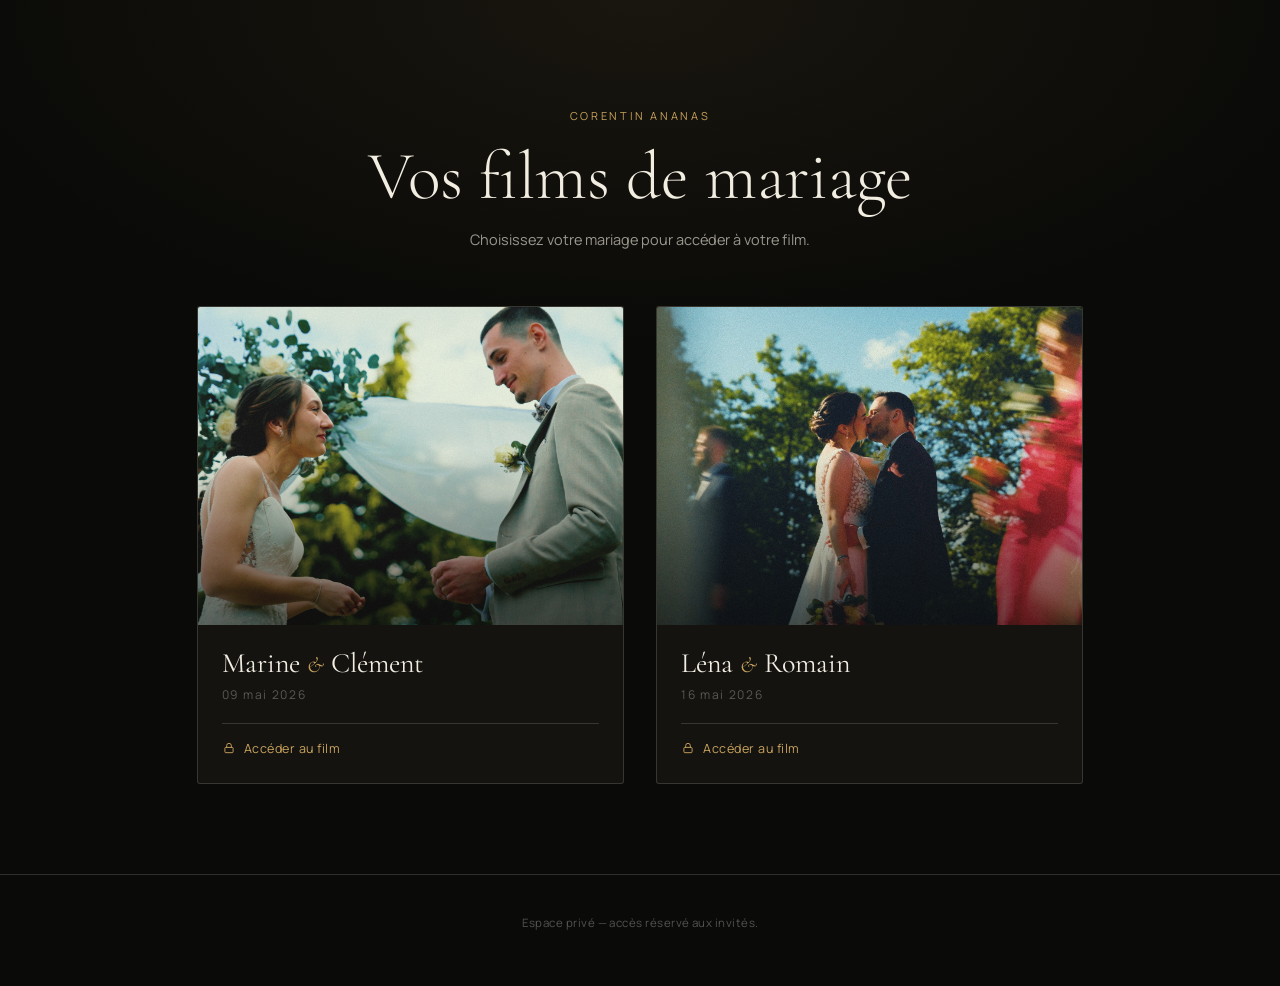
<file: index.html>
<!DOCTYPE html>
<html lang="fr">
<head>
<meta charset="UTF-8">
<meta name="viewport" content="width=device-width, initial-scale=1.0">
<meta name="robots" content="noindex, nofollow">
<title>Corentin Ananas — Films de mariage</title>
<meta name="description" content="Espace privé des films de mariage.">

<link rel="preconnect" href="https://fonts.googleapis.com">
<link rel="preconnect" href="https://fonts.gstatic.com" crossorigin>
<link href="https://fonts.googleapis.com/css2?family=Cormorant+Garamond:ital,wght@0,300;0,400;0,600;1,400&family=Manrope:wght@400;500;600&display=swap" rel="stylesheet">

<link rel="stylesheet" href="css/style.css?v=20261110d">
</head>
<body class="portal-page">

<header class="portal__header">
  <p class="portal__brand">Corentin Ananas</p>
  <h1 class="portal__title">Vos films de mariage</h1>
  <p class="portal__subtitle">Choisissez votre mariage pour accéder à votre film.</p>
</header>

<main class="portal">
  <ul class="portal__grid" id="weddingGrid">
    <!-- Cards générées par js/portal.js à partir de js/weddings.js -->
  </ul>
</main>

<footer class="site-footer">
  <p class="site-footer__line">Espace privé — accès réservé aux invités.</p>
</footer>

<!-- ===================================================================
     MOT DE PASSE — s'ouvre au clic sur une card
==================================================================== -->
<div class="gate gate--modal is-hidden" id="gate" role="dialog" aria-modal="true" aria-labelledby="gateNames">
  <div class="gate__backdrop" id="gateBackdrop" aria-hidden="true"></div>
  <div class="gate__panel">
    <button type="button" class="gate__close" id="gateClose" aria-label="Fermer">
      <svg viewBox="0 0 24 24" width="18" height="18" fill="none" stroke="currentColor" stroke-width="1.6">
        <path d="M6 6l12 12M18 6L6 18" stroke-linecap="round"/>
      </svg>
    </button>
    <p class="gate__names" id="gateNames"></p>
    <time class="gate__date" id="gateDate"></time>
    <div class="gate__divider" aria-hidden="true"></div>
    <p class="gate__intro">Cet espace est réservé aux invités du mariage.</p>

    <form class="gate__form" id="gateForm" autocomplete="off">
      <label class="gate__label" for="gatePassword">Mot de passe</label>
      <div class="gate__field">
        <input
          type="password"
          id="gatePassword"
          name="password"
          class="gate__input"
          placeholder="••••••••"
          autocomplete="off"
          required
        >
        <button type="submit" class="gate__submit" id="gateSubmit" aria-label="Accéder au film">
          <svg viewBox="0 0 24 24" width="18" height="18" fill="none" stroke="currentColor" stroke-width="1.6">
            <path d="M5 12h14M13 6l6 6-6 6" stroke-linecap="round" stroke-linejoin="round"/>
          </svg>
        </button>
      </div>
      <p class="gate__error" id="gateError" role="alert">Mot de passe incorrect. Merci de réessayer.</p>
      <p class="gate__hint">Le mot de passe vous a été communiqué avec l'invitation.</p>
    </form>
  </div>
</div>

<script src="js/weddings.js?v=20261110d"></script>
<script src="js/vault.js?v=20261110d"></script>
<script src="js/crypto.js?v=20261110d"></script>
<script src="js/portal.js?v=20261110d"></script>
</body>
</html>
</file>
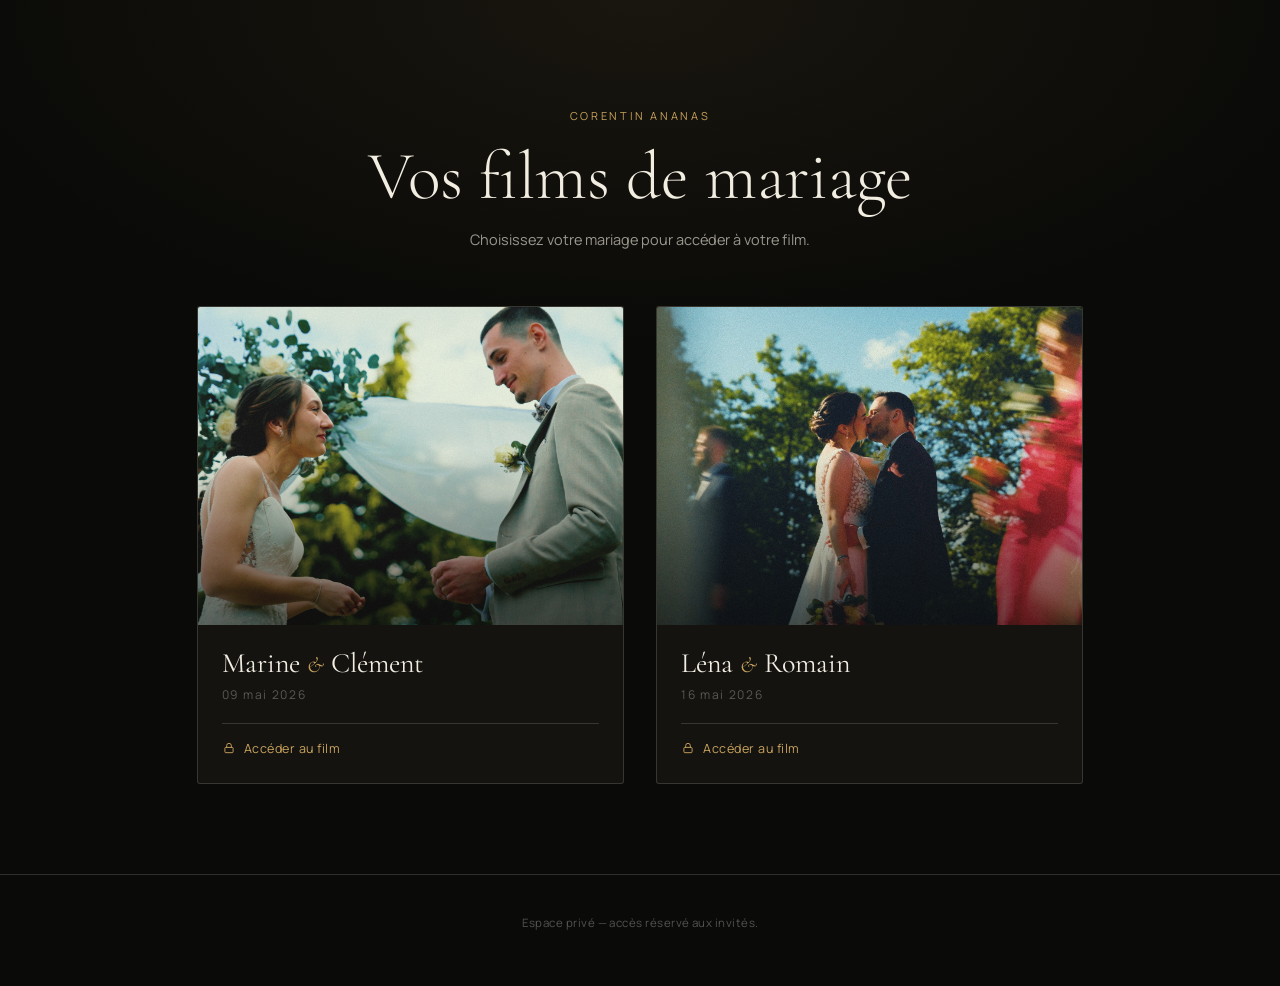
<file: galerie.html>
<!DOCTYPE html>
<html lang="fr">
<head>
<meta charset="UTF-8">
<meta name="viewport" content="width=device-width, initial-scale=1.0">
<meta name="robots" content="noindex, nofollow">
<title>Les photos du mariage</title>

<link rel="preconnect" href="https://fonts.googleapis.com">
<link rel="preconnect" href="https://fonts.gstatic.com" crossorigin>
<link href="https://fonts.googleapis.com/css2?family=Cormorant+Garamond:ital,wght@0,300;0,400;0,600;1,400&family=Manrope:wght@400;500;600&display=swap" rel="stylesheet">

<link rel="stylesheet" href="css/style.css?v=20261110d">
</head>
<body>

<!-- Page commune à tous les mariages (galerie.html?m=<slug>).
     La liste des photos vient du contenu déchiffré sur l'accueil. -->

<main class="site" id="site" aria-hidden="true">

  <a href="index.html" class="site-back" aria-label="Retour aux mariages">
    <svg viewBox="0 0 24 24" width="16" height="16" fill="none" stroke="currentColor" stroke-width="1.6" aria-hidden="true">
      <path d="M19 12H5M11 6l-6 6 6 6" stroke-linecap="round" stroke-linejoin="round"/>
    </svg>
    <span class="site-back__text">Tous les mariages</span>
  </a>

  <nav class="site-nav">
    <a href="#" class="site-nav__link" data-nav="film">Le film</a>
    <a href="#" class="site-nav__link is-active" data-nav="photos">Photos</a>
  </nav>

  <header class="gallery-header">
    <div class="gallery-header__media">
      <img src="" alt="" class="gallery-header__image" id="headerImage" hidden>
      <div class="gallery-header__overlay" aria-hidden="true"></div>
    </div>
    <div class="gallery-header__content">
      <h1 class="gallery-header__title">Les photos</h1>
      <time class="gallery-header__date" id="headerDate"></time>
    </div>
  </header>

  <section class="gallery">
    <div class="gallery__intro">
      <p class="gallery__subheading">Quelques images de la journée, à consulter ou télécharger.</p>
    </div>

    <div class="gallery__grid" id="galleryGrid">
      <!-- Vignettes injectées par js/galerie.js -->
    </div>
  </section>

  <footer class="site-footer">
    <p class="site-footer__names" id="footerNames"></p>
    <p class="site-footer__line" id="footerLine"></p>
  </footer>

</main>

<!-- LIGHTBOX (visionneuse plein écran) -->
<div class="lightbox" id="lightbox" aria-hidden="true">
  <button class="lightbox__close" id="lightboxClose" aria-label="Fermer">
    <svg viewBox="0 0 24 24" width="22" height="22" fill="none" stroke="currentColor" stroke-width="1.5">
      <path d="M6 6l12 12M18 6L6 18" stroke-linecap="round"/>
    </svg>
  </button>

  <button class="lightbox__nav lightbox__prev" id="lightboxPrev" aria-label="Photo précédente">
    <svg viewBox="0 0 24 24" width="26" height="26" fill="none" stroke="currentColor" stroke-width="1.4">
      <path d="M15 5l-7 7 7 7" stroke-linecap="round" stroke-linejoin="round"/>
    </svg>
  </button>

  <figure class="lightbox__figure">
    <img src="" alt="" class="lightbox__image" id="lightboxImage">
    <figcaption class="lightbox__counter" id="lightboxCounter"></figcaption>
  </figure>

  <button class="lightbox__nav lightbox__next" id="lightboxNext" aria-label="Photo suivante">
    <svg viewBox="0 0 24 24" width="26" height="26" fill="none" stroke="currentColor" stroke-width="1.4">
      <path d="M9 5l7 7-7 7" stroke-linecap="round" stroke-linejoin="round"/>
    </svg>
  </button>
</div>

<script src="js/weddings.js?v=20261110d"></script>
<script src="js/vault.js?v=20261110d"></script>
<script src="js/crypto.js?v=20261110d"></script>
<script src="js/galerie.js?v=20261110d"></script>
</body>
</html>
</file>
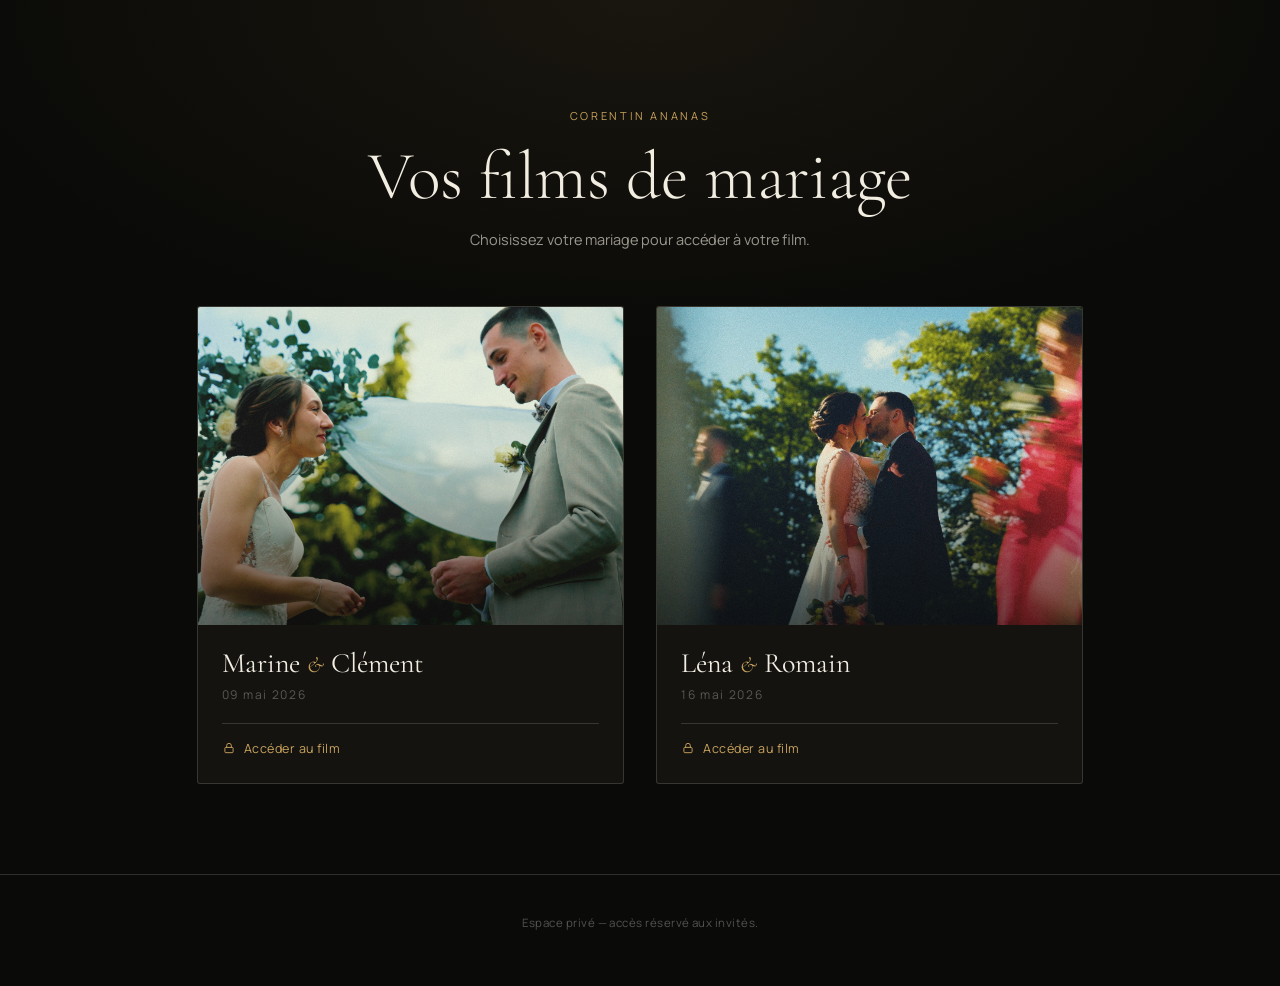
<file: mariage.html>
<!DOCTYPE html>
<html lang="fr">
<head>
<meta charset="UTF-8">
<meta name="viewport" content="width=device-width, initial-scale=1.0">
<meta name="robots" content="noindex, nofollow">
<title>Le film du mariage</title>

<link rel="preconnect" href="https://fonts.googleapis.com">
<link rel="preconnect" href="https://fonts.gstatic.com" crossorigin>
<link href="https://fonts.googleapis.com/css2?family=Cormorant+Garamond:ital,wght@0,300;0,400;0,600;1,400&family=Manrope:wght@400;500;600&display=swap" rel="stylesheet">

<link rel="stylesheet" href="css/style.css?v=20261110d">
</head>
<body>

<!-- Page commune à tous les mariages : le contenu est rempli par
     js/mariage.js selon ?m=<slug>. Sans déverrouillage préalable
     (mot de passe saisi sur l'accueil), le visiteur est renvoyé
     vers l'accueil. -->

<main class="site" id="site" aria-hidden="true">

  <a href="index.html" class="site-back" aria-label="Retour aux mariages">
    <svg viewBox="0 0 24 24" width="16" height="16" fill="none" stroke="currentColor" stroke-width="1.6" aria-hidden="true">
      <path d="M19 12H5M11 6l-6 6 6 6" stroke-linecap="round" stroke-linejoin="round"/>
    </svg>
    <span class="site-back__text">Tous les mariages</span>
  </a>

  <nav class="site-nav">
    <a href="#" class="site-nav__link is-active" data-nav="film">Le film</a>
    <a href="#" class="site-nav__link" data-nav="photos">Photos</a>
  </nav>

  <!-- HERO -->
  <section class="hero" id="hero">
    <div class="hero__media" id="heroMedia">
      <img src="" alt="" class="hero__image" id="heroImage" hidden>
      <div class="hero__overlay" aria-hidden="true"></div>
    </div>

    <div class="hero__content">
      <h1 class="hero__title">
        <span class="hero__title-line" id="heroName1"></span>
        <span class="hero__title-amp">&amp;</span>
        <span class="hero__title-line" id="heroName2"></span>
      </h1>
      <time class="hero__date" id="heroDate"></time>
    </div>

    <button class="hero__scroll" id="scrollCue" aria-label="Découvrir le film">
      <span class="hero__scroll-line" aria-hidden="true"></span>
      <span class="hero__scroll-text">Le film</span>
    </button>
  </section>

  <!-- FILM -->
  <section class="film" id="film">
    <div class="film__intro">
      <h2 class="film__heading">Voici le film de notre mariage.</h2>
      <p class="film__subheading">Merci d'avoir partagé cette journée avec nous.</p>
    </div>

    <div class="film__layout">

      <!-- Lecteur vidéo HTML5 personnalisé -->
      <div class="player" id="player" data-state="paused">
        <div class="player__frame">
          <video
            id="video"
            class="player__video"
            preload="metadata"
            playsinline
          >
            Votre navigateur ne prend pas en charge la lecture vidéo.
          </video>

          <div class="player__empty" id="playerEmpty">
            <p>Le film sera ajouté ici.</p>
            <p class="player__empty-sub">Aperçu de l'interface de lecture</p>
          </div>

          <button class="player__giant-play" id="giantPlay" aria-label="Lire le film">
            <svg viewBox="0 0 64 64" width="64" height="64" fill="none">
              <circle cx="32" cy="32" r="31" stroke="currentColor" stroke-width="1"/>
              <path d="M26 20L45 32L26 44V20Z" fill="currentColor"/>
            </svg>
          </button>

          <div class="player__controls">
            <button class="player__btn player__play" id="playBtn" aria-label="Lecture / Pause">
              <svg class="icon-play" viewBox="0 0 24 24" width="18" height="18" fill="currentColor"><path d="M7 5.5v13l11-6.5-11-6.5z"/></svg>
              <svg class="icon-pause" viewBox="0 0 24 24" width="18" height="18" fill="currentColor" hidden><path d="M6 5h4v14H6zM14 5h4v14h-4z"/></svg>
            </button>

            <span class="player__time" id="timeCurrent">0:00</span>

            <div class="player__progress" id="progress" role="slider" aria-label="Progression de la lecture" aria-valuemin="0" aria-valuemax="100" aria-valuenow="0" tabindex="0">
              <div class="player__progress-track">
                <div class="player__progress-fill" id="progressFill"></div>
                <div class="player__progress-handle" id="progressHandle"></div>
              </div>
            </div>

            <span class="player__time" id="timeDuration">0:00</span>

            <div class="player__volume">
              <button class="player__btn player__mute" id="muteBtn" aria-label="Couper le son">
                <svg class="icon-vol-on" viewBox="0 0 24 24" width="18" height="18" fill="currentColor"><path d="M4 9v6h4l5 5V4L8 9H4z"/><path d="M16.5 12a4.5 4.5 0 0 0-2.5-4v8a4.5 4.5 0 0 0 2.5-4z"/></svg>
                <svg class="icon-vol-off" viewBox="0 0 24 24" width="18" height="18" fill="currentColor" hidden><path d="M4 9v6h4l5 5V4L8 9H4z"/><path d="M19 8l-5 5m0-5l5 5" stroke="currentColor" stroke-width="1.8" fill="none" stroke-linecap="round"/></svg>
              </button>
              <input type="range" class="player__volume-slider" id="volumeSlider" min="0" max="100" value="100" aria-label="Volume">
            </div>

            <button class="player__btn player__fullscreen" id="fullscreenBtn" aria-label="Plein écran">
              <svg viewBox="0 0 24 24" width="18" height="18" fill="none" stroke="currentColor" stroke-width="1.6">
                <path d="M8 4H4v4M16 4h4v4M8 20H4v-4M16 20h4v-4" stroke-linecap="round" stroke-linejoin="round"/>
              </svg>
            </button>
          </div>
        </div>
      </div>

      <!-- Téléchargement -->
      <aside class="download">
        <p class="download__label">Conserver le film</p>
        <a href="#" class="download__button" id="downloadBtn">
          <svg viewBox="0 0 24 24" width="16" height="16" fill="none" stroke="currentColor" stroke-width="1.6">
            <path d="M12 3v13m0 0l-5-5m5 5l5-5M4 20h16" stroke-linecap="round" stroke-linejoin="round"/>
          </svg>
          Télécharger le film
        </a>
        <p class="download__quality">Film en qualité originale</p>
        <p class="download__note" id="downloadNote">Le lien de téléchargement sera activé prochainement.</p>
      </aside>

    </div>
  </section>

  <!-- FOOTER -->
  <footer class="site-footer">
    <p class="site-footer__names" id="footerNames"></p>
    <p class="site-footer__line" id="footerLine"></p>
  </footer>

</main>

<script src="js/weddings.js?v=20261110d"></script>
<script src="js/vault.js?v=20261110d"></script>
<script src="js/crypto.js?v=20261110d"></script>
<script src="js/mariage.js?v=20261110d"></script>
</body>
</html>
</file>
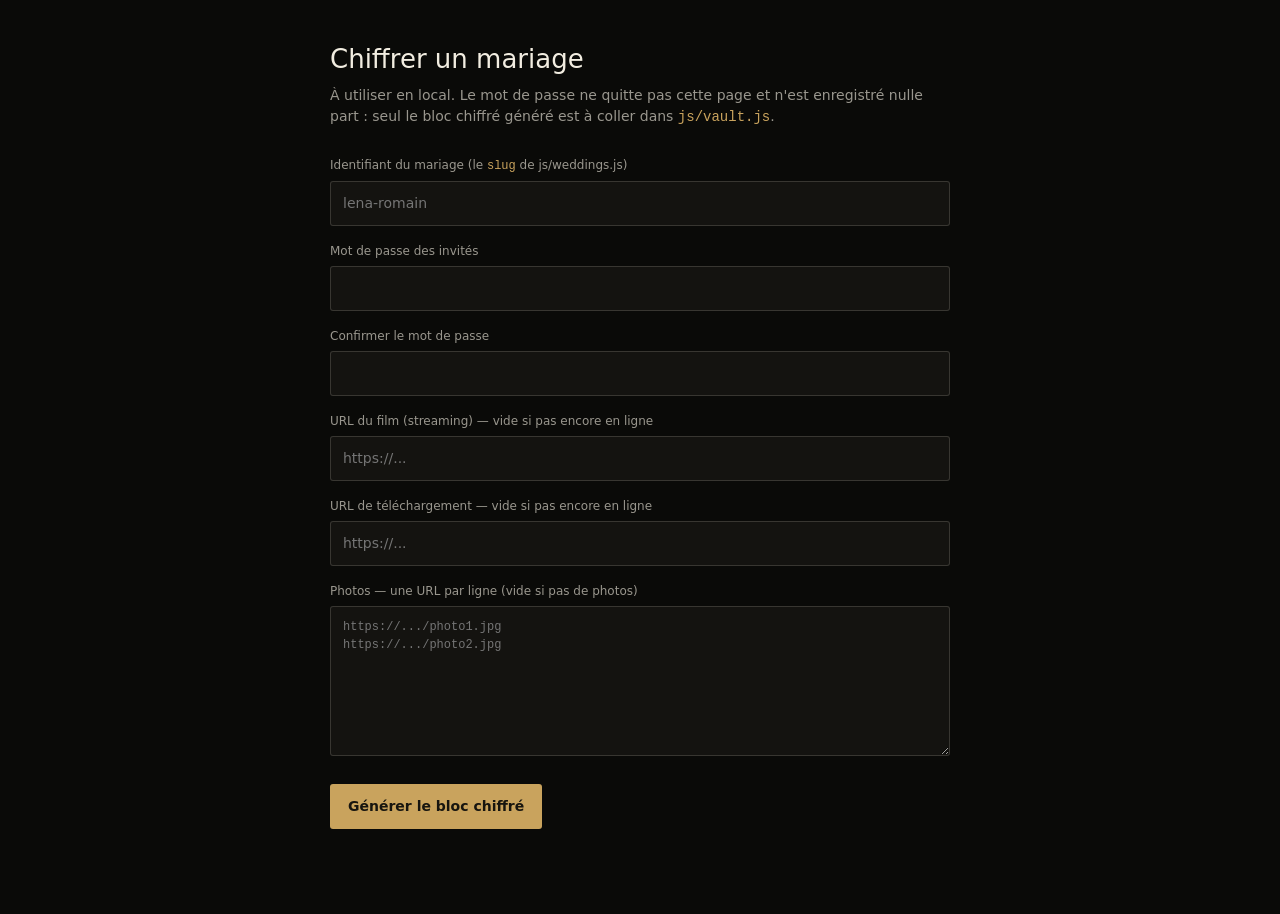
<file: tools/chiffrer.html>
<!DOCTYPE html>
<html lang="fr">
<head>
<meta charset="UTF-8">
<meta name="viewport" content="width=device-width, initial-scale=1.0">
<meta name="robots" content="noindex, nofollow">
<title>Outil — Chiffrer un mariage</title>
<style>
  :root { --bg:#0a0a08; --surface:#141310; --ivory:#f2ede1; --dim:rgba(242,237,225,.62); --line:rgba(242,237,225,.16); --gold:#c9a35d; }
  * { box-sizing: border-box; }
  body { margin:0; background:var(--bg); color:var(--ivory); font:14px/1.5 "Segoe UI", system-ui, sans-serif; padding:40px 16px; }
  main { max-width:620px; margin:0 auto; }
  h1 { font-weight:400; font-size:26px; margin:0 0 6px; }
  p.lead { color:var(--dim); margin:0 0 28px; }
  label { display:block; font-size:12px; color:var(--dim); margin:16px 0 6px; }
  input, textarea { width:100%; padding:11px 12px; background:var(--surface); color:var(--ivory); border:1px solid var(--line); border-radius:3px; font:inherit; }
  textarea { font-family:ui-monospace, Consolas, monospace; font-size:12px; min-height:150px; }
  button { margin-top:22px; padding:12px 18px; background:var(--gold); color:#17150f; border:none; border-radius:3px; font:inherit; font-weight:600; cursor:pointer; }
  button:disabled { opacity:.5; cursor:progress; }
  .err { color:#e0907f; margin-top:12px; min-height:1.5em; }
  .out { margin-top:28px; display:none; }
  .out.is-visible { display:block; }
  code { color:var(--gold); }
</style>
</head>
<body>
<main>
  <h1>Chiffrer un mariage</h1>
  <p class="lead">
    À utiliser en local. Le mot de passe ne quitte pas cette page et n'est enregistré nulle part :
    seul le bloc chiffré généré est à coller dans <code>js/vault.js</code>.
  </p>

  <form id="f" autocomplete="off">
    <label for="slug">Identifiant du mariage (le <code>slug</code> de js/weddings.js)</label>
    <input id="slug" required placeholder="lena-romain" pattern="[a-z0-9-]+">

    <label for="pw">Mot de passe des invités</label>
    <input id="pw" type="password" required minlength="8">

    <label for="pw2">Confirmer le mot de passe</label>
    <input id="pw2" type="password" required>

    <label for="video">URL du film (streaming) — vide si pas encore en ligne</label>
    <input id="video" placeholder="https://...">

    <label for="dl">URL de téléchargement — vide si pas encore en ligne</label>
    <input id="dl" placeholder="https://...">

    <label for="photos">Photos — une URL par ligne (vide si pas de photos)</label>
    <textarea id="photos" placeholder="https://.../photo1.jpg&#10;https://.../photo2.jpg"></textarea>

    <button type="submit" id="go">Générer le bloc chiffré</button>
    <p class="err" id="err"></p>
  </form>

  <div class="out" id="out">
    <label for="result">À coller dans js/vault.js (remplace l'ancien bloc du même mariage) :</label>
    <textarea id="result" readonly></textarea>
  </div>
</main>

<script src="../js/crypto.js"></script>
<script>
  const $ = (id) => document.getElementById(id);

  $("f").addEventListener("submit", async (e) => {
    e.preventDefault();
    $("err").textContent = "";
    if ($("pw").value !== $("pw2").value) {
      $("err").textContent = "Les deux mots de passe ne correspondent pas.";
      return;
    }
    $("go").disabled = true;
    try {
      const block = await WeddingCrypto.encrypt(
        {
          videoUrl: $("video").value.trim(),
          downloadUrl: $("dl").value.trim(),
          photos: $("photos").value.split(/\r?\n/).map((l) => l.trim()).filter(Boolean)
        },
        $("pw").value.trim()
      );
      $("result").value = '  "' + $("slug").value.trim() + '": ' + JSON.stringify(block) + ",";
      $("out").classList.add("is-visible");
      $("result").select();
    } catch (err) {
      $("err").textContent = "Erreur : " + err.message;
    } finally {
      $("go").disabled = false;
      $("pw").value = $("pw2").value = "";
    }
  });
</script>
</body>
</html>
</file>
<file: css/style.css>
/* ============================================================
   Marine & Clément — Le film du mariage
   Feuille de style principale
============================================================ */

:root {
  /* Couleurs */
  --bg: #0a0a08;
  --surface: #141310;
  --surface-2: #1c1a15;
  --ivory: #f2ede1;
  --ivory-dim: rgba(242, 237, 225, 0.62);
  --ivory-faint: rgba(242, 237, 225, 0.32);
  --gold: #c9a35d;
  --gold-dim: rgba(201, 163, 93, 0.55);
  --sage: #7c8a6e;
  --line: rgba(242, 237, 225, 0.16);
  --shadow: rgba(0, 0, 0, 0.45);

  /* Typographie */
  --font-display: "Cormorant Garamond", "Iowan Old Style", "Palatino Linotype", serif;
  --font-sans: "Manrope", "Segoe UI", sans-serif;

  /* Rythme */
  --gutter: clamp(24px, 6vw, 96px);
  --radius: 3px;
}

* {
  box-sizing: border-box;
}

html {
  scroll-behavior: smooth;
}

@media (prefers-reduced-motion: reduce) {
  html {
    scroll-behavior: auto;
  }
  * {
    animation-duration: 0.001ms !important;
    animation-iteration-count: 1 !important;
    transition-duration: 0.001ms !important;
  }
}

body {
  margin: 0;
  background: var(--bg);
  color: var(--ivory);
  font-family: var(--font-sans);
  -webkit-font-smoothing: antialiased;
  overflow-x: hidden;
}

img {
  max-width: 100%;
  display: block;
}

button {
  font-family: inherit;
  cursor: pointer;
}

a {
  color: inherit;
}

:focus-visible {
  outline: 1.5px solid var(--gold);
  outline-offset: 3px;
}

/* ============================================================
   PORTE D'ENTRÉE (mot de passe)
============================================================ */

.gate {
  position: fixed;
  inset: 0;
  z-index: 100;
  display: flex;
  align-items: center;
  justify-content: center;
  padding: 24px;
  transition: opacity 0.7s ease, visibility 0.7s ease;
}

.gate.is-hidden {
  opacity: 0;
  visibility: hidden;
  pointer-events: none;
}

.gate__backdrop {
  position: absolute;
  inset: 0;
  background:
    linear-gradient(180deg, rgba(8, 8, 6, 0.94) 0%, rgba(8, 8, 6, 0.88) 100%),
    url("../assets/images/maries.jpg") center 30% / cover no-repeat;
}

.gate__panel {
  position: relative;
  width: 100%;
  max-width: 380px;
  text-align: center;
  padding: 48px 36px 40px;
  background: rgba(20, 19, 16, 0.55);
  border: 1px solid var(--line);
  border-radius: var(--radius);
  backdrop-filter: blur(6px);
}

.gate__names {
  margin: 0;
  font-family: var(--font-display);
  font-weight: 400;
  font-size: clamp(28px, 6vw, 34px);
  letter-spacing: 0.01em;
}

.gate__date {
  display: block;
  margin-top: 6px;
  font-size: 12px;
  letter-spacing: 0.14em;
  color: var(--gold);
}

.gate__divider {
  width: 32px;
  height: 1px;
  background: var(--line);
  margin: 22px auto;
}

.gate__intro {
  margin: 0 0 26px;
  font-size: 14px;
  line-height: 1.6;
  color: var(--ivory-dim);
}

.gate__form {
  text-align: left;
}

.gate__label {
  display: block;
  font-size: 11px;
  letter-spacing: 0.08em;
  color: var(--ivory-faint);
  margin-bottom: 8px;
}

.gate__field {
  display: flex;
  border: 1px solid var(--line);
  border-radius: var(--radius);
  overflow: hidden;
  background: rgba(0, 0, 0, 0.2);
  transition: border-color 0.25s ease;
}

.gate__field:focus-within {
  border-color: var(--gold-dim);
}

.gate__input {
  flex: 1;
  min-width: 0;
  background: transparent;
  border: none;
  color: var(--ivory);
  font-family: var(--font-sans);
  font-size: 15px;
  letter-spacing: 0.08em;
  padding: 13px 14px;
}

.gate__input:focus {
  outline: none;
}

.gate__input::placeholder {
  color: var(--ivory-faint);
}

.gate__submit {
  display: flex;
  align-items: center;
  justify-content: center;
  width: 46px;
  background: transparent;
  border: none;
  border-left: 1px solid var(--line);
  color: var(--ivory);
  transition: color 0.25s ease, background 0.25s ease;
}

.gate__submit:hover {
  color: var(--gold);
  background: rgba(201, 163, 93, 0.08);
}

.gate__error {
  margin: 12px 2px 0;
  font-size: 12.5px;
  color: #c97a6a;
  display: none;
}

.gate__error.is-visible {
  display: block;
}

.gate__hint {
  margin: 16px 2px 0;
  font-size: 12px;
  color: var(--ivory-faint);
}

/* ============================================================
   SITE PRINCIPAL
============================================================ */

.site {
  opacity: 0;
  transition: opacity 0.9s ease;
}

.site.is-visible {
  opacity: 1;
}

/* ---------- HERO ---------- */

.hero {
  position: relative;
  height: 100svh;
  min-height: 520px;
  display: flex;
  align-items: center;
  justify-content: center;
  overflow: hidden;
}

.hero__media {
  position: absolute;
  inset: 0;
}

.hero__image {
  width: 100%;
  height: 100%;
  object-fit: cover;
  object-position: 50% 30%;
}

.hero__overlay {
  position: absolute;
  inset: 0;
  background:
    linear-gradient(180deg, rgba(8, 8, 6, 0.55) 0%, rgba(8, 8, 6, 0.68) 55%, rgba(8, 8, 6, 0.86) 100%);
}

.hero__content {
  position: relative;
  text-align: center;
  padding: 0 24px;
}

.hero__title {
  margin: 0;
  font-family: var(--font-display);
  font-weight: 300;
  font-size: clamp(48px, 11vw, 128px);
  line-height: 1;
  letter-spacing: 0.005em;
  display: flex;
  flex-wrap: wrap;
  align-items: baseline;
  justify-content: center;
  gap: 0 22px;
}

.hero__title-line,
.hero__title-amp {
  opacity: 0;
  transform: translateY(18px);
  animation: riseIn 1.1s cubic-bezier(0.19, 1, 0.22, 1) forwards;
}

.hero__title-line:nth-child(1) { animation-delay: 0.25s; }
.hero__title-amp { animation-delay: 0.55s; font-style: italic; font-size: 0.62em; color: var(--gold); }
.hero__title-line:nth-child(3) { animation-delay: 0.75s; }

.hero__date {
  display: block;
  margin-top: 22px;
  font-family: var(--font-sans);
  font-weight: 400;
  font-size: clamp(12px, 1.6vw, 14px);
  letter-spacing: 0.22em;
  color: var(--ivory-dim);
  opacity: 0;
  animation: fadeIn 1.2s ease forwards;
  animation-delay: 1.15s;
}

@keyframes riseIn {
  to { opacity: 1; transform: translateY(0); }
}

@keyframes fadeIn {
  to { opacity: 1; }
}

.hero__scroll {
  position: absolute;
  left: 50%;
  bottom: clamp(24px, 5vh, 44px);
  transform: translateX(-50%);
  display: flex;
  flex-direction: column;
  align-items: center;
  gap: 10px;
  background: none;
  border: none;
  color: var(--ivory-dim);
  opacity: 0;
  animation: fadeIn 1s ease forwards;
  animation-delay: 1.5s;
  transition: color 0.3s ease;
}

.hero__scroll:hover {
  color: var(--gold);
}

.hero__scroll-line {
  width: 1px;
  height: 34px;
  background: currentColor;
  opacity: 0.6;
}

.hero__scroll-text {
  font-size: 10.5px;
  letter-spacing: 0.18em;
}

/* ---------- FILM ---------- */

.film {
  padding: clamp(72px, 12vh, 140px) var(--gutter) clamp(60px, 10vh, 110px);
  max-width: 1180px;
  margin: 0 auto;
}

.film__intro {
  text-align: center;
  max-width: 560px;
  margin: 0 auto clamp(40px, 6vh, 64px);
}

.film__heading {
  margin: 0 0 10px;
  font-family: var(--font-display);
  font-weight: 400;
  font-size: clamp(26px, 4vw, 38px);
  line-height: 1.25;
}

.film__subheading {
  margin: 0;
  color: var(--ivory-dim);
  font-size: 14.5px;
  line-height: 1.6;
}

.film__layout {
  display: grid;
  grid-template-columns: 1fr 240px;
  gap: 36px;
  align-items: start;
}

/* ---------- LECTEUR VIDÉO ---------- */

.player__frame {
  position: relative;
  aspect-ratio: 16 / 9;
  width: 100%;
  background: #000;
  border: 1px solid var(--line);
  border-radius: var(--radius);
  overflow: hidden;
}

.player__video {
  width: 100%;
  height: 100%;
  object-fit: cover;
  display: block;
  background: #000;
}

.player__empty {
  position: absolute;
  inset: 0;
  display: flex;
  flex-direction: column;
  align-items: center;
  justify-content: center;
  gap: 6px;
  text-align: center;
  background: linear-gradient(180deg, rgba(8,8,6,0.35), rgba(8,8,6,0.7));
  pointer-events: none;
}

.player__empty p {
  margin: 0;
  font-family: var(--font-display);
  font-size: 19px;
  color: var(--ivory);
}

.player__empty-sub {
  font-family: var(--font-sans) !important;
  font-size: 11.5px !important;
  letter-spacing: 0.08em;
  color: var(--ivory-faint) !important;
}

.player__giant-play {
  position: absolute;
  inset: 0;
  margin: auto;
  width: 64px;
  height: 64px;
  background: none;
  border: none;
  color: var(--ivory);
  opacity: 0.9;
  transition: transform 0.3s ease, color 0.3s ease, opacity 0.3s ease;
}

.player__giant-play:hover {
  color: var(--gold);
  transform: scale(1.06);
}

.player[data-state="playing"] .player__giant-play {
  opacity: 0;
  pointer-events: none;
}

.player__controls {
  position: absolute;
  left: 0;
  right: 0;
  bottom: 0;
  display: flex;
  align-items: center;
  gap: 14px;
  padding: 10px 14px;
  background: linear-gradient(180deg, transparent, rgba(0,0,0,0.75) 40%);
  opacity: 0;
  transform: translateY(6px);
  transition: opacity 0.3s ease, transform 0.3s ease;
}

.player__frame:hover .player__controls,
.player__frame:focus-within .player__controls,
.player[data-state="playing"] .player__controls {
  opacity: 1;
  transform: translateY(0);
}

.player__btn {
  background: none;
  border: none;
  color: var(--ivory);
  display: flex;
  align-items: center;
  padding: 4px;
  transition: color 0.2s ease;
  flex-shrink: 0;
}

.player__btn:hover {
  color: var(--gold);
}

.player__time {
  font-size: 11px;
  color: var(--ivory-dim);
  font-variant-numeric: tabular-nums;
  flex-shrink: 0;
}

.player__progress {
  flex: 1;
  min-width: 40px;
  padding: 8px 0;
  cursor: pointer;
}

.player__progress-track {
  position: relative;
  height: 2px;
  background: rgba(242, 237, 225, 0.25);
  border-radius: 2px;
}

.player__progress-fill {
  position: absolute;
  top: 0;
  left: 0;
  height: 100%;
  width: 0%;
  background: var(--gold);
  border-radius: 2px;
}

.player__progress-handle {
  position: absolute;
  top: 50%;
  left: 0%;
  width: 9px;
  height: 9px;
  background: var(--gold);
  border-radius: 50%;
  transform: translate(-50%, -50%);
  opacity: 0;
  transition: opacity 0.2s ease;
}

.player__progress:hover .player__progress-handle {
  opacity: 1;
}

.player__volume {
  display: flex;
  align-items: center;
  gap: 6px;
  flex-shrink: 0;
}

.player__volume-slider {
  width: 60px;
  accent-color: var(--gold);
  height: 2px;
}

@media (max-width: 640px) {
  .player__volume-slider { display: none; }
  .player__time#timeDuration { display: none; }
}

/* ---------- TÉLÉCHARGEMENT ---------- */

.download {
  border: 1px solid var(--line);
  border-radius: var(--radius);
  padding: 26px 22px;
  background: var(--surface);
}

.download__label {
  margin: 0 0 14px;
  font-size: 11px;
  letter-spacing: 0.1em;
  color: var(--ivory-faint);
}

.download__button {
  display: flex;
  align-items: center;
  justify-content: center;
  gap: 9px;
  width: 100%;
  padding: 13px 16px;
  text-decoration: none;
  border: 1px solid var(--gold-dim);
  color: var(--gold);
  border-radius: var(--radius);
  font-size: 13.5px;
  letter-spacing: 0.03em;
  transition: background 0.25s ease, color 0.25s ease;
}

.download__button:hover {
  background: var(--gold);
  color: #17150f;
}

.download__quality {
  margin: 14px 0 0;
  font-size: 11.5px;
  text-align: center;
  color: var(--ivory-faint);
}

.download__note {
  margin: 16px 0 0;
  font-size: 11.5px;
  line-height: 1.5;
  color: var(--ivory-faint);
  text-align: center;
  border-top: 1px solid var(--line);
  padding-top: 14px;
}

/* ---------- FOOTER ---------- */

.site-footer {
  text-align: center;
  padding: 40px 24px 56px;
  border-top: 1px solid var(--line);
}

.site-footer__names {
  margin: 0 0 6px;
  font-family: var(--font-display);
  font-size: 18px;
  color: var(--ivory-dim);
}

.site-footer__line {
  margin: 0;
  font-size: 11.5px;
  letter-spacing: 0.04em;
  color: var(--ivory-faint);
}

/* ============================================================
   RESPONSIVE
============================================================ */

@media (max-width: 860px) {
  .film__layout {
    grid-template-columns: 1fr;
  }

  .download {
    order: 2;
  }
}

@media (max-width: 480px) {
  .gate__panel {
    padding: 40px 24px 32px;
  }

  .player__controls {
    gap: 9px;
    padding: 8px 10px;
  }

  .film {
    padding-left: 20px;
    padding-right: 20px;
  }
}

/* ============================================================
   ACCUEIL — PORTAIL DES MARIAGES
============================================================ */

body.is-locked {
  overflow: hidden;
}

.portal-page {
  min-height: 100svh;
  display: flex;
  flex-direction: column;
  background:
    radial-gradient(ellipse 80% 50% at 50% 0%, rgba(201, 163, 93, 0.08), transparent 70%),
    var(--bg);
}

.portal__header {
  text-align: center;
  padding: clamp(64px, 12vh, 120px) 24px clamp(36px, 6vh, 56px);
}

.portal__brand {
  margin: 0 0 18px;
  font-size: 11px;
  letter-spacing: 0.24em;
  text-transform: uppercase;
  color: var(--gold);
  opacity: 0;
  animation: fadeIn 1s ease forwards 0.1s;
}

.portal__title {
  margin: 0;
  font-family: var(--font-display);
  font-weight: 300;
  font-size: clamp(38px, 7vw, 68px);
  line-height: 1.05;
  opacity: 0;
  transform: translateY(14px);
  animation: riseIn 1.1s cubic-bezier(0.19, 1, 0.22, 1) forwards 0.25s;
}

.portal__subtitle {
  margin: 16px auto 0;
  max-width: 420px;
  font-size: 14.5px;
  line-height: 1.6;
  color: var(--ivory-dim);
  opacity: 0;
  animation: fadeIn 1s ease forwards 0.6s;
}

.portal {
  flex: 1;
  width: 100%;
  max-width: 1040px;
  margin: 0 auto;
  padding: 0 var(--gutter) clamp(64px, 10vh, 110px);
}

.portal__grid {
  list-style: none;
  margin: 0;
  padding: 0;
  display: grid;
  grid-template-columns: repeat(auto-fit, minmax(min(100%, 300px), 1fr));
  gap: clamp(18px, 3vw, 32px);
}

.portal__grid > li {
  opacity: 0;
  animation: riseIn 1s cubic-bezier(0.19, 1, 0.22, 1) forwards;
  transform: translateY(18px);
}

.portal__grid > li:nth-child(1) { animation-delay: 0.75s; }
.portal__grid > li:nth-child(2) { animation-delay: 0.9s; }
.portal__grid > li:nth-child(3) { animation-delay: 1.05s; }
.portal__grid > li:nth-child(n+4) { animation-delay: 1.2s; }

/* ---------- Card ---------- */

.wedding-card {
  display: block;
  width: 100%;
  padding: 0;
  text-align: left;
  color: var(--ivory);
  background: var(--surface);
  border: 1px solid var(--line);
  border-radius: var(--radius);
  overflow: hidden;
  transition: border-color 0.35s ease, transform 0.35s ease, box-shadow 0.35s ease;
}

.wedding-card:hover,
.wedding-card:focus-visible {
  border-color: var(--gold-dim);
  transform: translateY(-3px);
  box-shadow: 0 18px 40px var(--shadow);
}

.wedding-card__media {
  position: relative;
  aspect-ratio: 4 / 3;
  overflow: hidden;
  background: var(--surface-2);
}

.wedding-card__media img {
  width: 100%;
  height: 100%;
  object-fit: cover;
  object-position: 50% 30%;
  filter: saturate(0.85);
  transition: transform 1.2s cubic-bezier(0.19, 1, 0.22, 1), filter 0.6s ease;
}

.wedding-card__media::after {
  content: "";
  position: absolute;
  inset: 0;
  background: linear-gradient(180deg, transparent 45%, rgba(8, 8, 6, 0.55) 100%);
  pointer-events: none;
}

.wedding-card:hover .wedding-card__media img {
  transform: scale(1.04);
  filter: saturate(1);
}

.wedding-card__media--monogram {
  display: flex;
  align-items: center;
  justify-content: center;
  background:
    radial-gradient(circle at 50% 45%, rgba(201, 163, 93, 0.14), transparent 62%),
    linear-gradient(160deg, var(--surface-2), #100f0c);
}

.wedding-card__monogram {
  position: relative;
  z-index: 1;
  font-family: var(--font-display);
  font-weight: 300;
  font-size: clamp(56px, 9vw, 84px);
  line-height: 1;
  letter-spacing: 0.02em;
  color: var(--ivory);
}

.wedding-card__monogram em {
  font-style: italic;
  font-size: 0.55em;
  color: var(--gold);
  margin: 0 0.12em;
}

.wedding-card__body {
  padding: 22px 24px 24px;
}

.wedding-card__names {
  margin: 0;
  font-family: var(--font-display);
  font-weight: 400;
  font-size: clamp(24px, 3vw, 28px);
  line-height: 1.15;
}

.wedding-card__names em {
  font-style: italic;
  color: var(--gold);
  font-size: 0.8em;
}

.wedding-card__date {
  display: block;
  margin-top: 6px;
  font-size: 12px;
  letter-spacing: 0.14em;
  color: var(--ivory-faint);
}

.wedding-card__cta {
  display: inline-flex;
  align-items: center;
  gap: 8px;
  margin-top: 20px;
  padding-top: 16px;
  width: 100%;
  border-top: 1px solid var(--line);
  font-size: 12.5px;
  letter-spacing: 0.04em;
  color: var(--gold);
}

/* ---------- Fenêtre mot de passe (modal) ---------- */

.gate--modal .gate__backdrop {
  background: rgba(8, 8, 6, 0.82);
  backdrop-filter: blur(4px);
  cursor: pointer;
}

.gate--modal .gate__panel {
  background: rgba(20, 19, 16, 0.92);
  box-shadow: 0 24px 60px var(--shadow);
  transform: translateY(0);
  transition: transform 0.5s cubic-bezier(0.19, 1, 0.22, 1);
}

.gate--modal.is-hidden .gate__panel {
  transform: translateY(12px);
}

.gate__close {
  position: absolute;
  top: 12px;
  right: 12px;
  display: flex;
  padding: 6px;
  background: none;
  border: none;
  color: var(--ivory-faint);
  transition: color 0.2s ease;
}

.gate__close:hover {
  color: var(--gold);
}

.gate.is-busy .gate__submit {
  color: var(--gold);
  animation: gatePulse 1s ease-in-out infinite;
}

.gate__submit:disabled,
.gate__input:disabled {
  cursor: progress;
}

@keyframes gatePulse {
  50% { opacity: 0.35; }
}

/* ============================================================
   PAGE FILM — retour + hero sans photo
============================================================ */

.site-back {
  position: absolute;
  top: 20px;
  left: 20px;
  z-index: 5;
  display: inline-flex;
  align-items: center;
  gap: 8px;
  padding: 8px 12px;
  font-size: 12px;
  letter-spacing: 0.04em;
  text-decoration: none;
  color: var(--ivory-dim);
  border: 1px solid var(--line);
  border-radius: var(--radius);
  background: rgba(8, 8, 6, 0.35);
  backdrop-filter: blur(4px);
  transition: color 0.2s ease, border-color 0.2s ease;
}

.site-back:hover {
  color: var(--gold);
  border-color: var(--gold-dim);
}

.site {
  position: relative;
}

.hero__media--plain {
  background:
    radial-gradient(ellipse 70% 60% at 50% 40%, rgba(201, 163, 93, 0.12), transparent 70%),
    linear-gradient(180deg, var(--surface-2), var(--bg));
}

/* ============================================================
   NAVIGATION (entre "Le film" et "Photos")
============================================================ */

.site-nav {
  position: fixed;
  top: 0;
  left: 0;
  right: 0;
  z-index: 30;
  display: flex;
  justify-content: center;
  gap: 34px;
  padding: 26px 24px 40px;
  background: linear-gradient(180deg, rgba(8, 8, 6, 0.55), transparent);
  pointer-events: none;
}

.site-nav__link {
  pointer-events: auto;
  text-decoration: none;
  color: var(--ivory-dim);
  font-size: 11.5px;
  letter-spacing: 0.14em;
  padding-bottom: 4px;
  border-bottom: 1px solid transparent;
  transition: color 0.25s ease, border-color 0.25s ease;
}

.site-nav__link:hover {
  color: var(--ivory);
}

.site-nav__link.is-active {
  color: var(--gold);
  border-bottom-color: var(--gold-dim);
}

/* ============================================================
   EN-TÊTE GALERIE (version compacte du hero)
============================================================ */

.gallery-header {
  position: relative;
  height: clamp(280px, 42vh, 420px);
  display: flex;
  align-items: center;
  justify-content: center;
  overflow: hidden;
}

.gallery-header__media {
  position: absolute;
  inset: 0;
}

.gallery-header__image {
  width: 100%;
  height: 100%;
  object-fit: cover;
  object-position: 50% 35%;
}

.gallery-header__overlay {
  position: absolute;
  inset: 0;
  background: linear-gradient(180deg, rgba(8, 8, 6, 0.62) 0%, rgba(8, 8, 6, 0.8) 100%);
}

.gallery-header__content {
  position: relative;
  text-align: center;
  padding: 0 24px;
}

.gallery-header__title {
  margin: 0;
  font-family: var(--font-display);
  font-weight: 300;
  font-size: clamp(34px, 6vw, 56px);
  letter-spacing: 0.01em;
}

.gallery-header__date {
  display: block;
  margin-top: 10px;
  font-size: 12px;
  letter-spacing: 0.2em;
  color: var(--ivory-dim);
}

/* ============================================================
   GRILLE PHOTO
============================================================ */

.gallery {
  padding: clamp(48px, 8vh, 88px) var(--gutter) clamp(60px, 10vh, 100px);
  max-width: 1320px;
  margin: 0 auto;
}

.gallery__intro {
  text-align: center;
  margin: 0 auto clamp(32px, 5vh, 48px);
}

.gallery__subheading {
  margin: 0;
  color: var(--ivory-dim);
  font-size: 14.5px;
}

.gallery__grid {
  display: grid;
  grid-template-columns: repeat(auto-fill, minmax(220px, 1fr));
  gap: 6px;
}

.gallery__item {
  position: relative;
  aspect-ratio: 4 / 5;
  padding: 0;
  border: none;
  background: var(--surface);
  overflow: hidden;
  cursor: pointer;
  opacity: 0;
  transform: translateY(14px);
  transition: opacity 0.7s ease, transform 0.7s ease;
}

.gallery__item.is-visible {
  opacity: 1;
  transform: translateY(0);
}

.gallery__thumb {
  width: 100%;
  height: 100%;
  object-fit: cover;
  display: block;
  transition: transform 0.6s ease, opacity 0.4s ease;
}

.gallery__item::after {
  content: "";
  position: absolute;
  inset: 0;
  background: rgba(8, 8, 6, 0.15);
  opacity: 0;
  transition: opacity 0.3s ease;
}

.gallery__item:hover::after {
  opacity: 1;
}

.gallery__item:hover .gallery__thumb {
  transform: scale(1.04);
}

/* ============================================================
   LIGHTBOX
============================================================ */

.lightbox {
  position: fixed;
  inset: 0;
  z-index: 200;
  display: flex;
  align-items: center;
  justify-content: center;
  background: rgba(6, 6, 5, 0.96);
  opacity: 0;
  visibility: hidden;
  transition: opacity 0.35s ease, visibility 0.35s ease;
}

.lightbox.is-open {
  opacity: 1;
  visibility: visible;
}

.lightbox__figure {
  margin: 0;
  max-width: min(92vw, 1100px);
  text-align: center;
}

.lightbox__image {
  max-width: 100%;
  max-height: 82vh;
  width: auto;
  height: auto;
  display: block;
  margin: 0 auto;
  box-shadow: 0 30px 80px var(--shadow);
}

.lightbox__counter {
  margin-top: 16px;
  font-size: 11.5px;
  letter-spacing: 0.1em;
  color: var(--ivory-faint);
}

.lightbox__close {
  position: absolute;
  top: 22px;
  right: 22px;
  background: none;
  border: none;
  color: var(--ivory-dim);
  padding: 8px;
  transition: color 0.25s ease;
}

.lightbox__close:hover {
  color: var(--gold);
}

.lightbox__nav {
  position: absolute;
  top: 50%;
  transform: translateY(-50%);
  background: none;
  border: none;
  color: var(--ivory-dim);
  padding: 12px;
  transition: color 0.25s ease;
}

.lightbox__nav:hover {
  color: var(--gold);
}

.lightbox__prev {
  left: clamp(8px, 3vw, 28px);
}

.lightbox__next {
  right: clamp(8px, 3vw, 28px);
}

@media (max-width: 640px) {
  .gallery__grid {
    grid-template-columns: repeat(auto-fill, minmax(140px, 1fr));
    gap: 3px;
  }

  .lightbox__nav {
    padding: 8px;
  }
}


/* ============================================================
   COMPLÉMENTS MULTI-MARIAGES
============================================================ */

.player__empty[hidden] {
  display: none;
}

.hero__title--img {
  display: block;
}

.hero__title-img {
  display: block;
  width: min(720px, 82vw);
  height: auto;
  margin: 0 auto;
  opacity: 0;
  transform: translateY(18px);
  animation: riseIn 1.2s cubic-bezier(0.19, 1, 0.22, 1) forwards;
  animation-delay: 0.3s;
}

.gallery__empty {
  grid-column: 1 / -1;
  text-align: center;
  padding: 60px 20px;
  color: var(--ivory-faint);
  font-size: 14px;
  border: 1px dashed var(--line);
  border-radius: var(--radius);
}

.site-back {
  position: fixed;
  z-index: 40;
}

@media (max-width: 640px) {
  .site-back {
    top: 16px;
    left: 12px;
    padding: 8px;
  }
  .site-back__text {
    display: none;
  }
  .site-nav {
    padding-top: 24px;
  }
}
</file>
